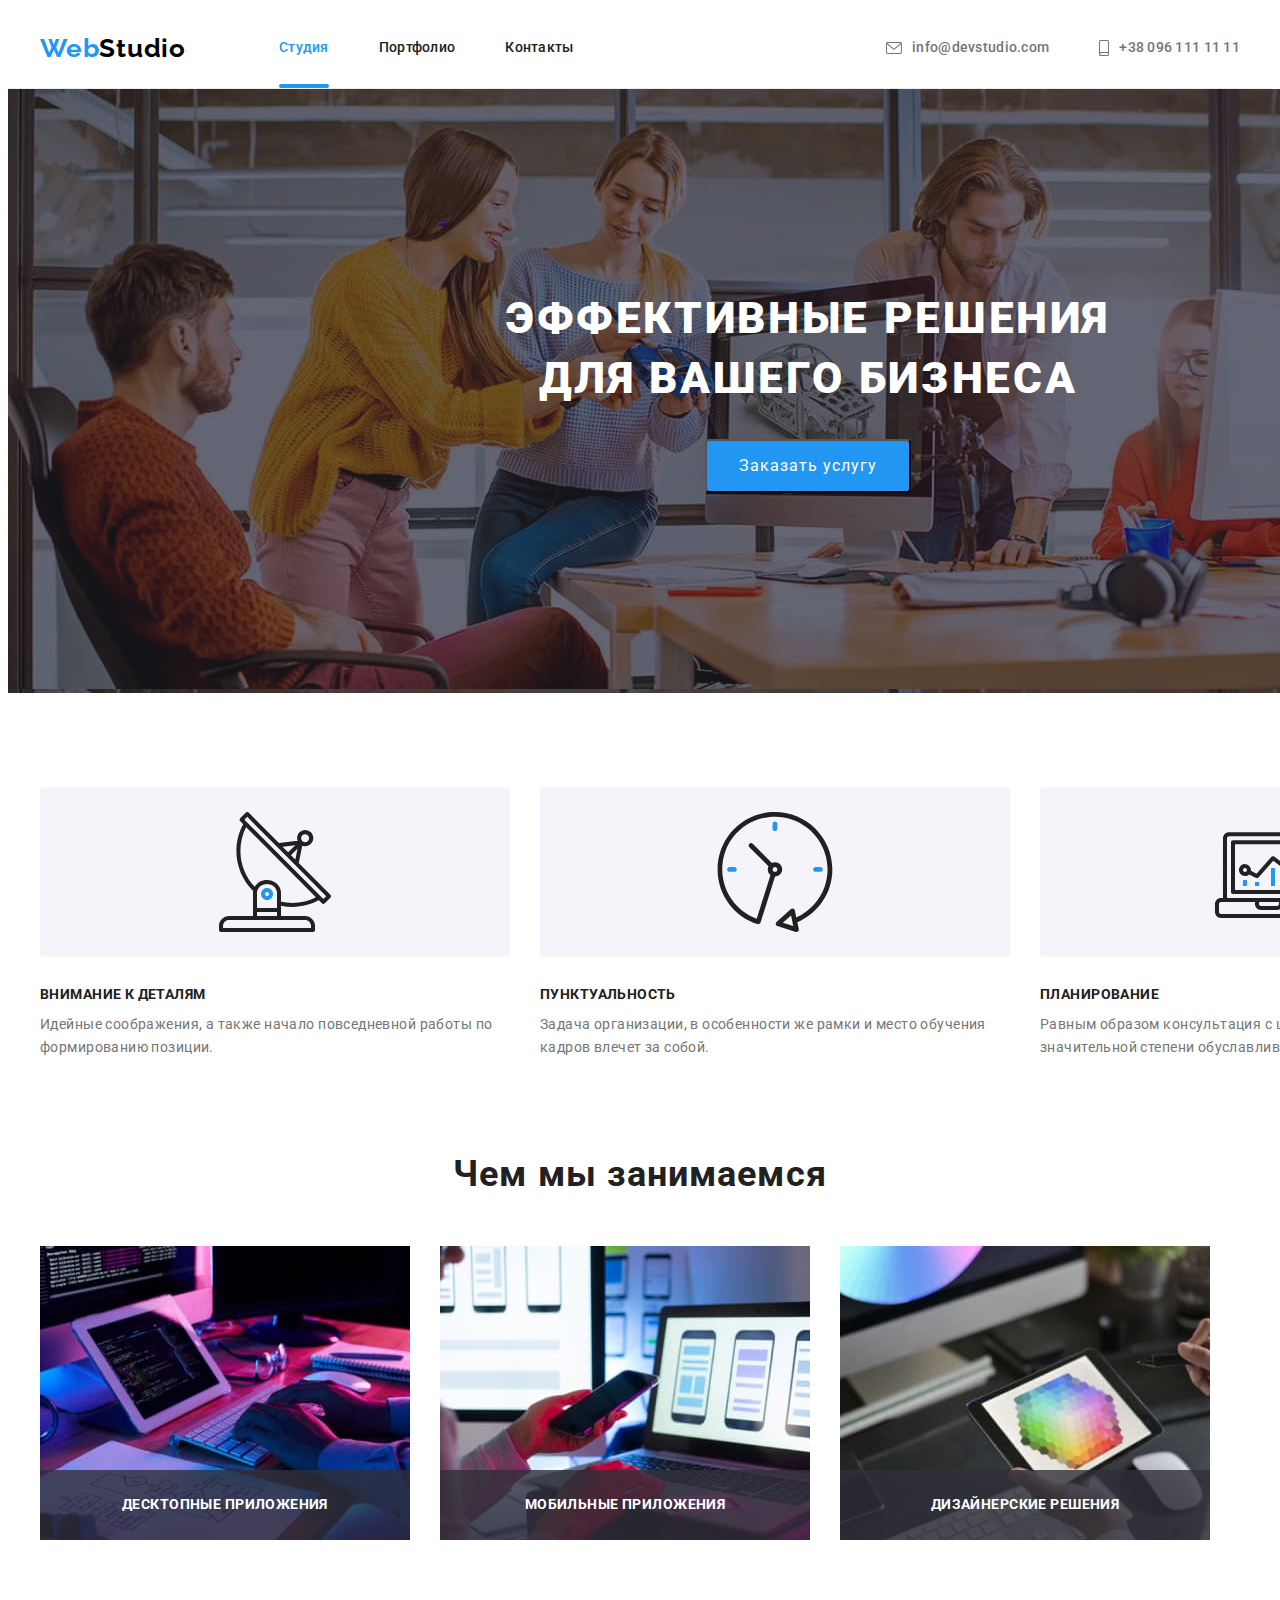
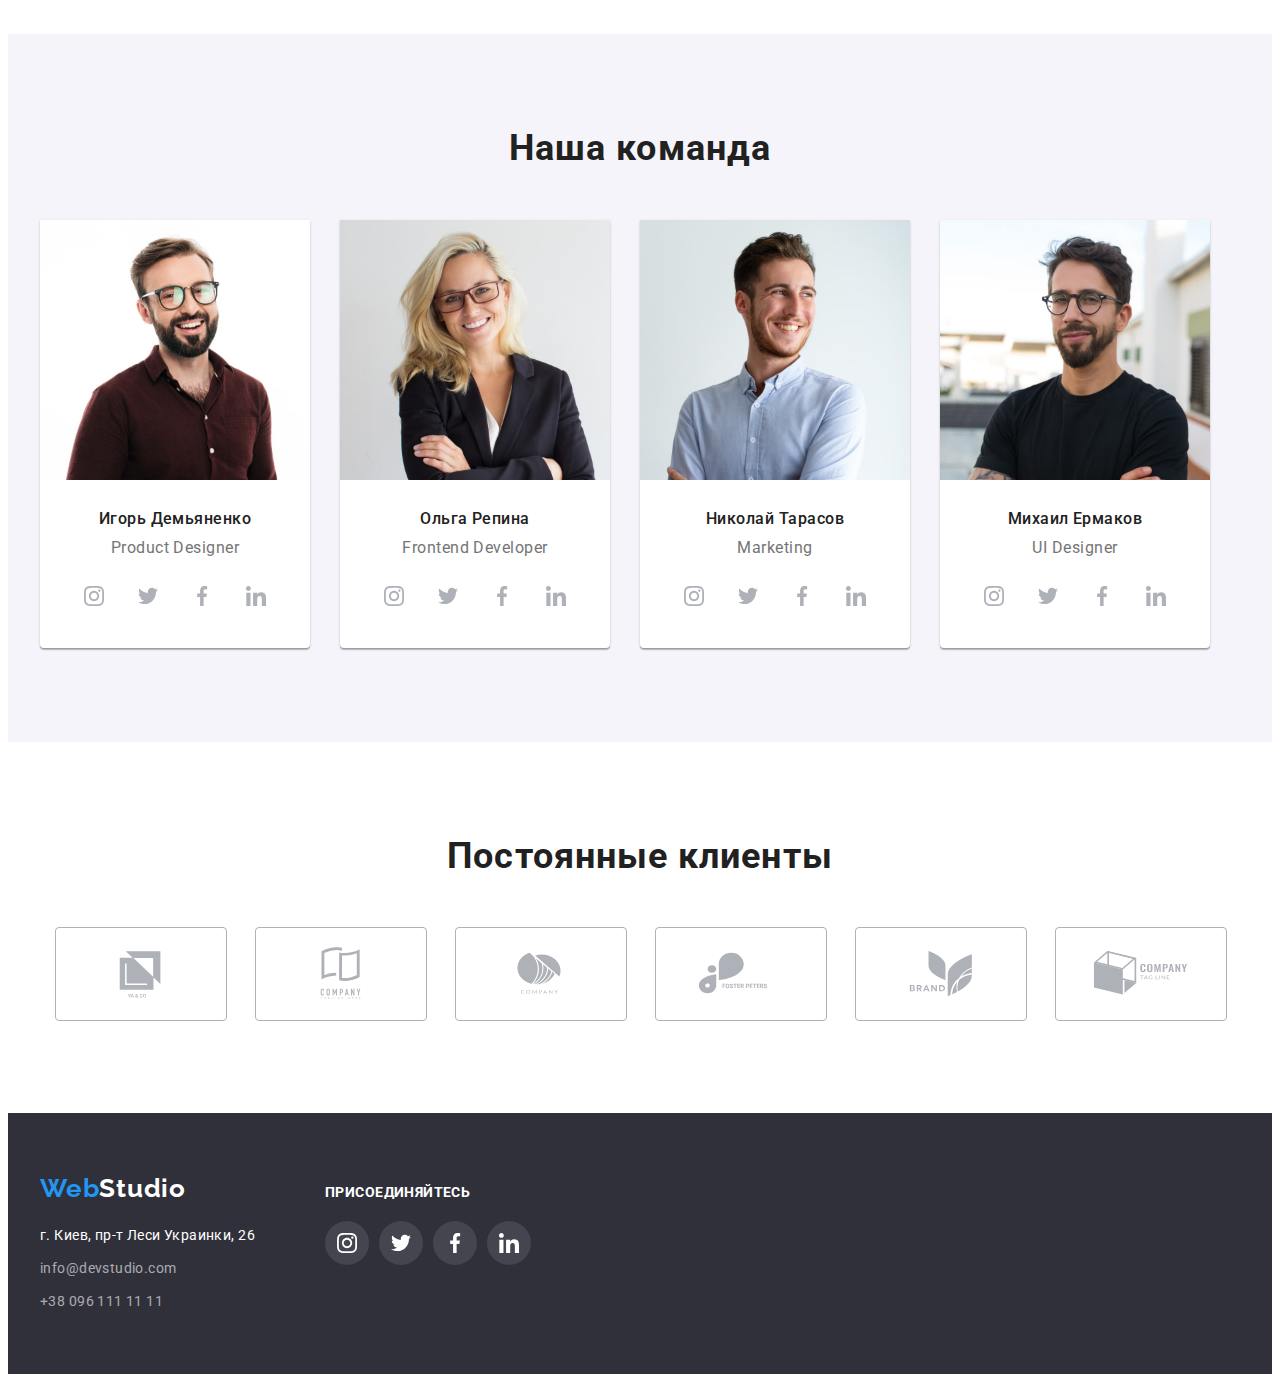
<file: index.html>
<!DOCTYPE html>
<html lang="ru">
  <head>
    <meta charset="UTF-8" />
    <meta http-equiv="X-UA-Compatible" content="IE=edge" />
    <meta name="viewport" content="width=device-width, initial-scale=1.0" />
    <title>Document</title>
    <link rel="preconnect" href="https://fonts.googleapis.com" />
    <link rel="preconnect" href="https://fonts.gstatic.com" crossorigin />
    <link
      rel="stylesheet"
      href="https://cdnjs.cloudflare.com/ajax/libs/modern-normalize/1.1.0/modern-normalize.min.css"
      integrity="sha512-wpPYUAdjBVSE4KJnH1VR1HeZfpl1ub8YT/NKx4PuQ5NmX2tKuGu6U/JRp5y+Y8XG2tV+wKQpNHVUX03MfMFn9Q=="
      crossorigin="anonymous"
      referrerpolicy="no-referrer"
    />
    <link
      href="https://fonts.googleapis.com/css2?family=Raleway:wght@700&family=Roboto:wght@400;500;700;900&display=swap"
      rel="stylesheet"
    />
    <link rel="stylesheet" href="./css/styles.css" />
  </head>
  <body>
    <!--Шапка сайта-->
    <header class="header">
      <div class="container header-container">
        <nav class="header-navigation">
          <a class="link header-logo-left" href="./index.html"
            >Web<span class="header-logo-right">Studio</span></a
          >
          <ul class="list header-list">
            <li class="header-item">
              <a class="link header-link current" href="./index.html">Студия</a>
            </li>
            <li class="header-item">
              <a class="link header-link" href="./portfolio.html">Портфолио</a>
            </li>
            <li class="header-item"><a class="link header-link" href="Контакты">Контакты</a></li>
          </ul>
        </nav>

        <ul class="list list-container">
          <li class="header-link-item">
            <a class="link header-address-link envelope" href="mailto:info@devstudio.com">
              <svg class="icon-smartphone" width="16" height="12">
                <use href="./images/icons.svg#icon-envelope"></use>
              </svg>
              info@devstudio.com
            </a>
          </li>
          <li class="header-link-item">
            <a class="link header-address-link smartphone" href="tel:+380961111111">
              <svg class="icon-smartphone" width="10" height="16">
                <use href="./images/icons.svg#icon-smartphone"></use>
              </svg>
              +38 096 111 11 11</a
            >
          </li>
        </ul>
      </div>
    </header>
    <main>
      <!--Герой-->
      <section class="hero">
        <h1 class="hero-title">
          Эффективные решения <br />
          для вашего бизнеса
        </h1>
        <button class="hero-button cursor-button" type="button" data-modal-open>
          Заказать услугу
        </button>
      </section>

      <section class="about">
        <div class="container">
          <ul class="list about-list">
            <li class="about-list-scroll">
              <svg class="icon-antenna" width="270" height="120">
                <use href="./images/icons.svg#icon-antenna"></use>
              </svg>
              <h3 class="about-titil">ВНИМАНИЕ К ДЕТАЛЯМ</h3>
              <p class="about-after-titil">
                Идейные соображения, а также начало повседневной работы по формированию позиции.
              </p>
            </li>
            <li class="about-list-scroll">
              <svg class="icon-antenna" width="270" height="120">
                <use href="./images/icons.svg#icon-clock"></use>
              </svg>
              <h3 class="about-titil">ПУНКТУАЛЬНОСТЬ</h3>
              <p class="about-after-titil">
                Задача организации, в особенности же рамки и место обучения кадров влечет за собой.
              </p>
            </li>
            <li class="about-list-scroll">
              <svg class="icon-antenna" width="270" height="120">
                <use href="./images/icons.svg#icon-diagram"></use>
              </svg>
              <h3 class="about-titil">ПЛАНИРОВАНИЕ</h3>
              <p class="about-after-titil">
                Равным образом консультация с широким активом в значительной степени обуславливает.
              </p>
            </li>
            <li class="about-list-scroll">
              <svg class="icon-antenna" width="270" height="120">
                <use href="./images/icons.svg#icon-astronaut"></use>
              </svg>
              <h3 class="about-titil">СОВРЕМЕННЫЕ ТЕХНОЛОГИИ</h3>
              <p class="about-after-titil">
                Значимость этих проблем настолько очевидна, что реализация плановых заданий.
              </p>
            </li>
          </ul>
        </div>
      </section>

      <section class="prices">
        <div class="container">
          <h2 class="prices-titil">Чем мы занимаемся</h2>
          <ul class="list prices-list">
            <li class="prices-picture">
              <div class="product-activity">
                <img
                  src="./images/box1.jpg"
                  alt="Планшет с клавиатурой на столе"
                  width="370"
                  height="294"
                />
                <h3 class="product-activity-titel">Десктопные приложения</h3>
              </div>
            </li>
            <li class="prices-picture">
              <div class="product-activity">
                <img src="./images/box2.jpg" alt="Cмартфон в руке" width="370" />
                <h3 class="product-activity-titel">Мобильные приложения</h3>
              </div>
            </li>
            <li class="prices-picture">
              <div class="product-activity">
                <img src="./images/box3.jpg" alt="Планшет в руках" width="370" />
                <h3 class="product-activity-titel">Дизайнерские решения</h3>
              </div>
            </li>
          </ul>
        </div>
      </section>
      <section class="command">
        <div class="container">
          <h2 class="command-titel">Наша команда</h2>
          <ul class="list command-list">
            <li class="command-item">
              <img
                class="command-picture"
                src="./images/img1.jpg"
                alt="Игорь Демьяненко"
                width="270"
              />
              <div class="item-name">
                <h3 class="command-item-titel">Игорь Демьяненко</h3>
                <p class="command-item-text">Product Designer</p>
                <ul class="list command-social-list">
                  <li class="command-social-item">
                    <a href="" class="command-socia-link">
                      <svg class="command-socia-icon" width="44" height="44">
                        <use href="./images/icons.svg#icon-instagram"></use>
                      </svg>
                    </a>
                  </li>
                  <li class="command-social-item">
                    <a href="" class="command-socia-link">
                      <svg class="command-socia-icon" width="44" height="44">
                        <use href="./images/icons.svg#icon-twitter"></use>
                      </svg>
                    </a>
                  </li>
                  <li class="command-social-item">
                    <a href="" class="command-socia-link">
                      <svg class="command-socia-icon" width="44" height="44">
                        <use href="./images/icons.svg#icon-facebook"></use>
                      </svg>
                    </a>
                  </li>
                  <li class="command-social-item">
                    <a href="" class="command-socia-link">
                      <svg class="command-socia-icon" width="44" height="44">
                        <use href="./images/icons.svg#icon-linkedIn"></use>
                      </svg>
                    </a>
                  </li>
                </ul>
              </div>
            </li>
            <li class="command-item">
              <img class="command-picture" src="./images/img2.jpg" alt="Ольга Репина" width="270" />
              <div class="item-name">
                <h3 class="command-item-titel">Ольга Репина</h3>
                <p class="command-item-text">Frontend Developer</p>
                <ul class="list command-social-list">
                  <li class="command-social-item">
                    <a href="" class="command-socia-link">
                      <svg class="command-socia-icon" width="44" height="44">
                        <use href="./images/icons.svg#icon-instagram"></use>
                      </svg>
                    </a>
                  </li>
                  <li class="command-social-item">
                    <a href="" class="command-socia-link">
                      <svg class="command-socia-icon" width="44" height="44">
                        <use href="./images/icons.svg#icon-twitter"></use>
                      </svg>
                    </a>
                  </li>
                  <li class="command-social-item">
                    <a href="" class="command-socia-link">
                      <svg class="command-socia-icon" width="44" height="44">
                        <use href="./images/icons.svg#icon-facebook"></use>
                      </svg>
                    </a>
                  </li>
                  <li class="command-social-item">
                    <a href="" class="command-socia-link">
                      <svg class="command-socia-icon" width="44" height="44">
                        <use href="./images/icons.svg#icon-linkedIn"></use>
                      </svg>
                    </a>
                  </li>
                </ul>
              </div>
            </li>
            <li class="command-item">
              <img
                class="command-picture"
                src="./images/img3.jpg"
                alt="Николай Тарасов"
                width="270"
              />
              <div class="item-name">
                <h3 class="command-item-titel">Николай Тарасов</h3>
                <p class="command-item-text">Marketing</p>
                <ul class="list command-social-list">
                  <li class="command-social-item">
                    <a href="" class="command-socia-link">
                      <svg class="command-socia-icon" width="44" height="44">
                        <use href="./images/icons.svg#icon-instagram"></use>
                      </svg>
                    </a>
                  </li>
                  <li class="command-social-item">
                    <a href="" class="command-socia-link">
                      <svg class="command-socia-icon" width="44" height="44">
                        <use href="./images/icons.svg#icon-twitter"></use>
                      </svg>
                    </a>
                  </li>
                  <li class="command-social-item">
                    <a href="" class="command-socia-link">
                      <svg class="command-socia-icon" width="44" height="44">
                        <use href="./images/icons.svg#icon-facebook"></use>
                      </svg>
                    </a>
                  </li>
                  <li class="command-social-item">
                    <a href="" class="command-socia-link">
                      <svg class="command-socia-icon" width="44" height="44">
                        <use href="./images/icons.svg#icon-linkedIn"></use>
                      </svg>
                    </a>
                  </li>
                </ul>
              </div>
            </li>
            <li class="command-item">
              <img
                class="command-picture"
                src="./images/img4.jpg"
                alt="Михаил Ермаков"
                width="270"
              />
              <div class="item-name">
                <h3 class="command-item-titel">Михаил Ермаков</h3>
                <p class="command-item-text">UI Designer</p>
                <ul class="list command-social-list">
                  <li class="command-social-item">
                    <a href="" class="command-socia-link">
                      <svg class="command-socia-icon" width="44" height="44">
                        <use href="./images/icons.svg#icon-instagram"></use>
                      </svg>
                    </a>
                  </li>
                  <li class="command-social-item">
                    <a href="" class="command-socia-link">
                      <svg class="command-socia-icon" width="44" height="44">
                        <use href="./images/icons.svg#icon-twitter"></use>
                      </svg>
                    </a>
                  </li>
                  <li class="command-social-item">
                    <a href="" class="command-socia-link">
                      <svg class="command-socia-icon" width="44" height="44">
                        <use href="./images/icons.svg#icon-facebook"></use>
                      </svg>
                    </a>
                  </li>
                  <li class="command-social-item">
                    <a href="" class="command-socia-link">
                      <svg class="command-socia-icon" width="44" height="44">
                        <use href="./images/icons.svg#icon-linkedIn"></use>
                      </svg>
                    </a>
                  </li>
                </ul>
              </div>
            </li>
          </ul>
        </div>
      </section>
      <section class="regular-clients">
        <div class="container">
          <h2 class="command-titel">Постоянные клиенты</h2>
          <ul class="list clients-list">
            <li class="clients-item">
              <a href="" class="icon-company">
                <svg class="company" width="106" height="60">
                  <use href="./images/icons.svg#icon-Logo-1"></use>
                </svg>
              </a>
            </li>
            <li class="clients-item">
              <a href="" class="icon-company">
                <svg class="company" width="106" height="60">
                  <use href="./images/icons.svg#icon-Logo-2"></use>
                </svg>
              </a>
            </li>
            <li class="clients-item">
              <a href="" class="icon-company">
                <svg class="company" width="106" height="60">
                  <use href="./images/icons.svg#icon-Logo-3"></use>
                </svg>
              </a>
            </li>
            <li class="clients-item">
              <a href="" class="icon-company">
                <svg class="company" width="106" height="60">
                  <use href="./images/icons.svg#icon-Logo-4"></use>
                </svg>
              </a>
            </li>
            <li class="clients-item">
              <a href="" class="icon-company">
                <svg class="company" width="106" height="60">
                  <use href="./images/icons.svg#icon-Logo-5"></use>
                </svg>
              </a>
            </li>
            <li class="clients-item">
              <a href="" class="icon-company">
                <svg class="company" width="106" height="60">
                  <use href="./images/icons.svg#icon-Logo-6"></use>
                </svg>
              </a>
            </li>
          </ul>
        </div>
      </section>
    </main>
    <footer class="footer">
      <div class="container list-footer">
        <div class="logo-address">
          <a class="link footer-logo-left" href="./index.html"
            >Web<span class="footer-logo-right">Studio</span></a
          >
          <address class="footer-contacts">
            <p class="footer-contacts-address">г. Киев, пр-т Леси Украинки, 26</p>
            <ul class="link-footer-list">
              <li class="list footer-contacts-item">
                <a class="link contacts-item-addres" href="mailto:info@devstudio.com">
                  info@devstudio.com</a
                >
              </li>
              <li class="list footer-contacts-item">
                <a class="link contacts-item-addres" href="tel:+380961111111"> +38 096 111 11 11</a>
              </li>
            </ul>
          </address>
        </div>
        <div class="list-firm">
          <h3 class="social">присоединяйтесь</h3>
          <ul class="list social-list-firm">
            <li class="social-list-firm-item">
              <a href="" class="social-list-firm-link">
                <svg class="socia-icon" width="44" height="44">
                  <use href="./images/icons.svg#icon-instagram"></use>
                </svg>
              </a>
            </li>
            <li class="social-list-firm-item">
              <a href="" class="social-list-firm-link">
                <svg class="socia-icon" width="44" height="44">
                  <use href="./images/icons.svg#icon-twitter"></use>
                </svg>
              </a>
            </li>
            <li class="social-list-firm-item">
              <a href="" class="social-list-firm-link">
                <svg class="socia-icon" width="44" height="44">
                  <use href="./images/icons.svg#icon-facebook"></use>
                </svg>
              </a>
            </li>
            <li class="social-list-firm-item">
              <a href="" class="social-list-firm-link">
                <svg class="socia-icon" width="44" height="44">
                  <use href="./images/icons.svg#icon-linkedIn"></use>
                </svg>
              </a>
            </li>
          </ul>
        </div>
      </div>
    </footer>
    <div class="bakdrop is-hidden" data-modal>
      <div class="modal">
        <button type="button" class="modal-close" data-modal-close>
          <svg class="modal-close-icon" width="18" height="18">
            <use href="./images/icons.svg#icon-close"></use>
          </svg>
        </button>
      </div>
    </div>
    <script src="./js/modal.js"></script>
  </body>
</html>
</file>
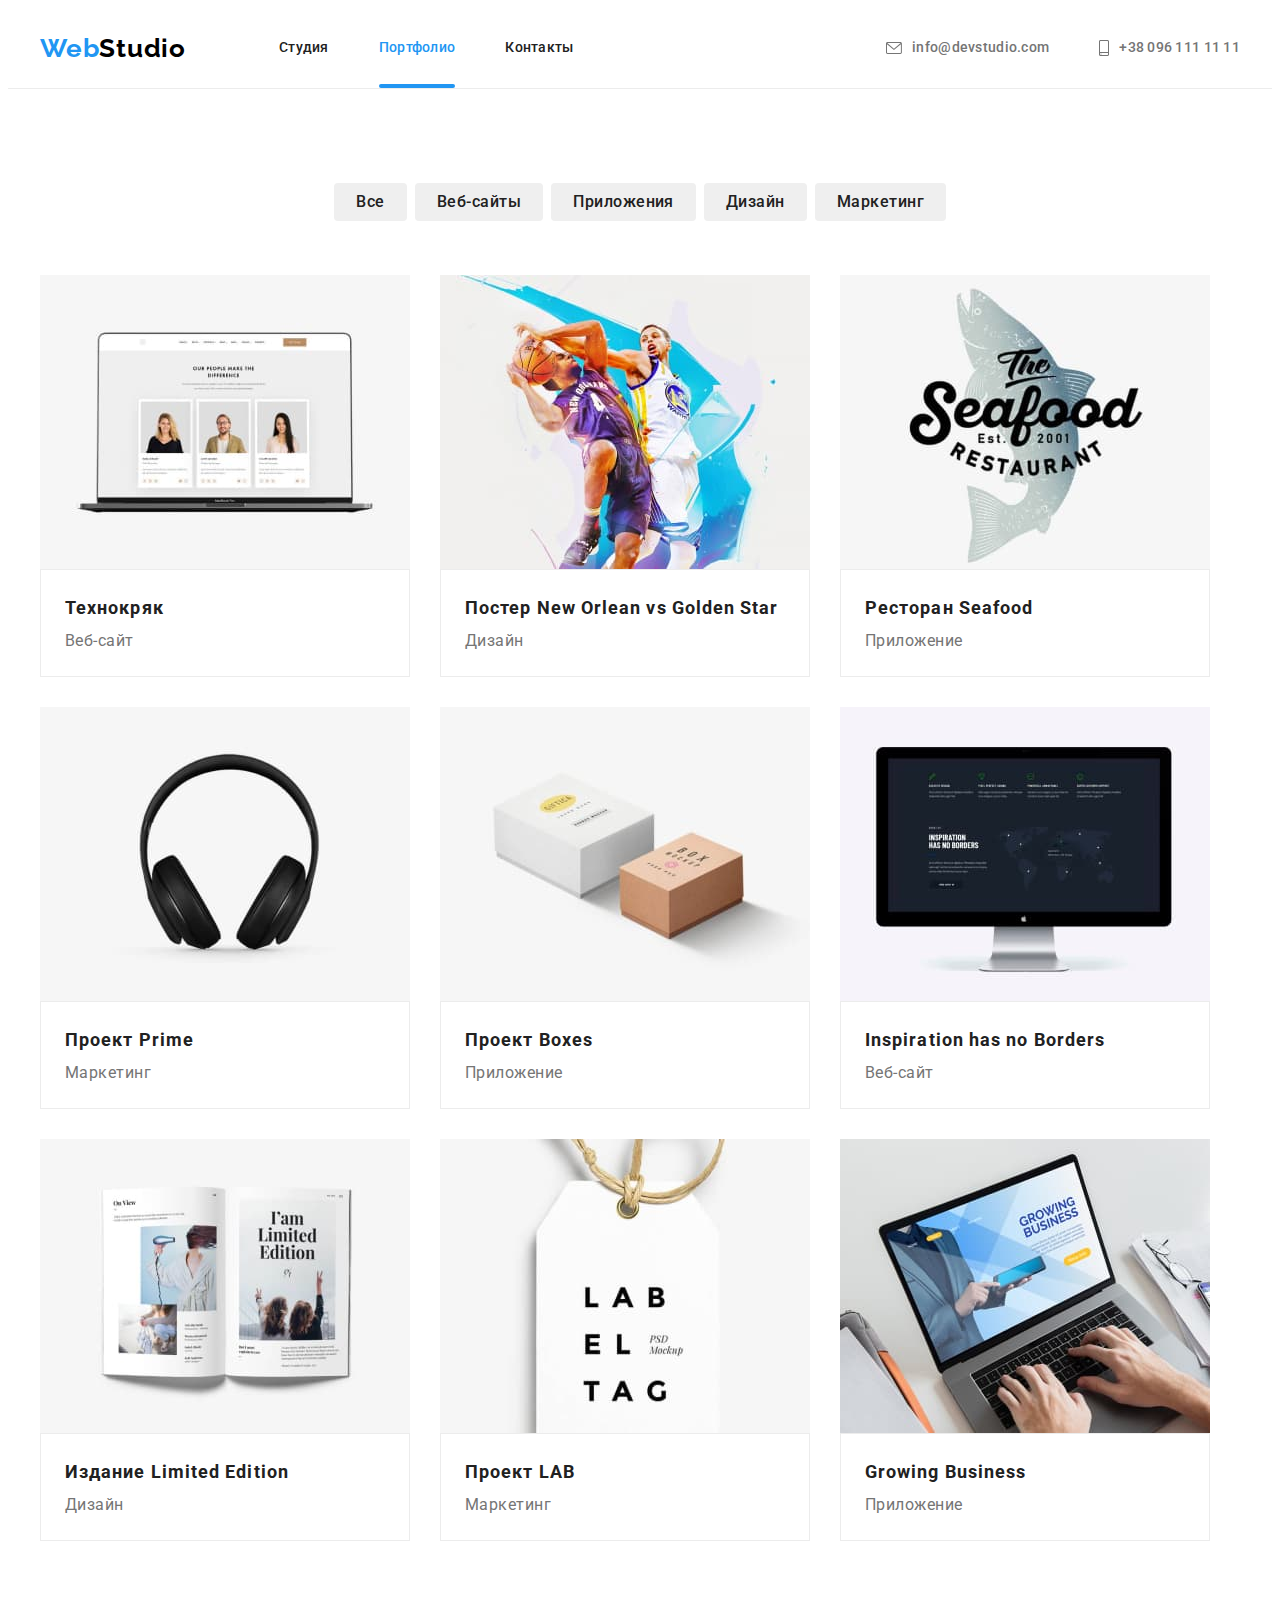
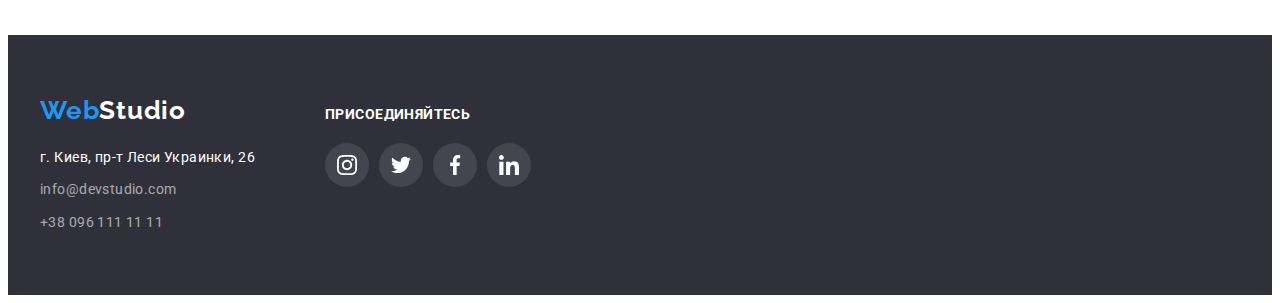
<file: portfolio.html>
<!DOCTYPE html>
<html lang="ru">
  <head>
    <meta charset="UTF-8" />
    <meta http-equiv="X-UA-Compatible" content="IE=edge" />
    <meta name="viewport" content="width=device-width, initial-scale=1.0" />
    <title>Document</title>
    <link rel="preconnect" href="https://fonts.googleapis.com" />
    <link rel="preconnect" href="https://fonts.gstatic.com" crossorigin />
    <link
      rel="stylesheet"
      href="https://cdnjs.cloudflare.com/ajax/libs/modern-normalize/1.1.0/modern-normalize.min.css"
      integrity="sha512-wpPYUAdjBVSE4KJnH1VR1HeZfpl1ub8YT/NKx4PuQ5NmX2tKuGu6U/JRp5y+Y8XG2tV+wKQpNHVUX03MfMFn9Q=="
      crossorigin="anonymous"
      referrerpolicy="no-referrer"
    />
    <link
      href="https://fonts.googleapis.com/css2?family=Raleway:wght@700&family=Roboto:wght@400;500;700;900&display=swap"
      rel="stylesheet"
    />
    <link rel="stylesheet" href="./css/styles.css" />
  </head>
  <body>
    <!--Шапка сайта-->
    <header class="header">
      <div class="container header-container">
        <nav class="header-navigation">
          <a class="link header-logo-left" href="./index.html"
            >Web<span class="header-logo-right">Studio</span></a
          >
          <ul class="list header-list">
            <li class="header-item">
              <a class="link header-link" href="./index.html">Студия</a>
            </li>
            <li class="header-item">
              <a class="link header-link current" href="./portfolio.html">Портфолио</a>
            </li>
            <li class="header-item"><a class="link header-link" href="Контакты">Контакты</a></li>
          </ul>
        </nav>

        <ul class="list list-container">
          <li class="header-link-item">
            <a class="link header-address-link envelope" href="mailto:info@devstudio.com">
              <svg class="icon-smartphone" width="16" height="12">
                <use href="./images/icons.svg#icon-envelope"></use>
              </svg>
              info@devstudio.com
            </a>
          </li>
          <li class="header-link-item">
            <a class="link header-address-link smartphone" href="tel:+380961111111">
              <svg class="icon-smartphone" width="10" height="16">
                <use href="./images/icons.svg#icon-smartphone"></use>
              </svg>
              +38 096 111 11 11</a
            >
          </li>
        </ul>
      </div>
    </header>
    <main class="price">
      <section class="main-price">
        <div class="container">
          <h1 class="visibility-hidden">button</h1>
          <ul class="list main-button-list">
            <li class="main-button-item">
              <button class="main-button-titel cursor-button" type="button">Все</button>
            </li>
            <li class="main-button-item">
              <button class="main-button-titel cursor-button" type="button">Веб-сайты</button>
            </li>
            <li class="main-button-item">
              <button class="main-button-titel cursor-button" type="button">Приложения</button>
            </li>
            <li class="main-button-item">
              <button class="main-button-titel cursor-button" type="button">Дизайн</button>
            </li>
            <li class="main-button-item">
              <button class="main-button-titel cursor-button" type="button">Маркетинг</button>
            </li>
          </ul>
          <ul class="list price-list">
            <li class="price-list-titel">
              <a class="filtr-product" href="">
                <div class="overlay-card">
                  <img src="./images/portfo1.jpg" alt="Технокряк" width="370" />
                  <p class="titil-card">
                    Технокряк это современная площадка распространения коронавируса. Компании
                    используют эту платформу для цифрового шпионажа и атак на защищённые сервера
                    конкурентов.
                  </p>
                </div>
                <div class="price-titils">
                  <h3 class="price-titil">Технокряк</h3>
                  <p class="price-after-titil">Веб-сайт</p>
                </div>
              </a>
            </li>
            <li class="price-list-titel">
              <a class="filtr-product" href="">
                <div class="overlay-card">
                  <img
                    src="./images/portfo2.jpg"
                    alt="Постер New Orlean vs Golden Star"
                    width="370"
                  />
                  <p class="titil-card">
                    Технокряк это современная площадка распространения коронавируса. Компании
                    используют эту платформу для цифрового шпионажа и атак на защищённые сервера
                    конкурентов.
                  </p>
                </div>
                <div class="price-titils">
                  <h3 class="price-titil">Постер New Orlean vs Golden Star</h3>
                  <p class="price-after-titil">Дизайн</p>
                </div>
              </a>
            </li>
            <li class="price-list-titel">
              <a class="filtr-product" href="">
                <div class="overlay-card">
                  <img src="./images/portfo3.jpg" alt="Ресторан Seafood" width="370" />
                  <p class="titil-card">
                    Технокряк это современная площадка распространения коронавируса. Компании
                    используют эту платформу для цифрового шпионажа и атак на защищённые сервера
                    конкурентов.
                  </p>
                </div>
                <div class="price-titils">
                  <h3 class="price-titil">Ресторан Seafood</h3>
                  <p class="price-after-titil">Приложение</p>
                </div>
              </a>
            </li>
            <li class="price-list-titel">
              <a class="filtr-product" href="">
                <div class="overlay-card">
                  <img src="./images/portfo4.jpg" alt="Проект Prime" width="370" />
                  <p class="titil-card">
                    Технокряк это современная площадка распространения коронавируса. Компании
                    используют эту платформу для цифрового шпионажа и атак на защищённые сервера
                    конкурентов.
                  </p>
                </div>
                <div class="price-titils">
                  <h3 class="price-titil">Проект Prime</h3>
                  <p class="price-after-titil">Маркетинг</p>
                </div>
              </a>
            </li>
            <li class="price-list-titel">
              <a class="filtr-product" href="">
                <div class="overlay-card">
                  <img src="./images/portfo5.jpg" alt="Проект Boxes" width="370" />
                  <p class="titil-card">
                    Технокряк это современная площадка распространения коронавируса. Компании
                    используют эту платформу для цифрового шпионажа и атак на защищённые сервера
                    конкурентов.
                  </p>
                </div>
                <div class="price-titils">
                  <h3 class="price-titil">Проект Boxes</h3>
                  <p class="price-after-titil">Приложение</p>
                </div>
              </a>
            </li>
            <li class="price-list-titel">
              <a class="filtr-product" href="">
                <div class="overlay-card">
                  <img src="./images/portfo6.jpg" alt="Inspiration has no Borders" width="370" />
                  <p class="titil-card">
                    Технокряк это современная площадка распространения коронавируса. Компании
                    используют эту платформу для цифрового шпионажа и атак на защищённые сервера
                    конкурентов.
                  </p>
                </div>
                <div class="price-titils">
                  <h3 class="price-titil">Inspiration has no Borders</h3>
                  <p class="price-after-titil">Веб-сайт</p>
                </div>
              </a>
            </li>
            <li class="price-list-titel">
              <a class="filtr-product" href="">
                <div class="overlay-card">
                  <img src="./images/portfo7.jpg" alt="Издание Limited Edition" width="370" />
                  <p class="titil-card">
                    Технокряк это современная площадка распространения коронавируса. Компании
                    используют эту платформу для цифрового шпионажа и атак на защищённые сервера
                    конкурентов.
                  </p>
                </div>
                <div class="price-titils">
                  <h3 class="price-titil">Издание Limited Edition</h3>
                  <p class="price-after-titil">Дизайн</p>
                </div>
              </a>
            </li>
            <li class="price-list-titel">
              <a class="filtr-product" href="">
                <div class="overlay-card">
                  <img src="./images/portfo8.jpg" alt="Проект LAB" width="370" />
                  <p class="titil-card">
                    Технокряк это современная площадка распространения коронавируса. Компании
                    используют эту платформу для цифрового шпионажа и атак на защищённые сервера
                    конкурентов.
                  </p>
                </div>
                <div class="price-titils">
                  <h3 class="price-titil">Проект LAB</h3>
                  <p class="price-after-titil">Маркетинг</p>
                </div>
              </a>
            </li>
            <li class="price-list-titel">
              <a class="filtr-product" href="">
                <div class="overlay-card">
                  <img src="./images/portfo9.jpg" alt="Growing Business" width="370" />
                  <p class="titil-card">
                    Технокряк это современная площадка распространения коронавируса. Компании
                    используют эту платформу для цифрового шпионажа и атак на защищённые сервера
                    конкурентов.
                  </p>
                </div>
                <div class="price-titils">
                  <h3 class="price-titil">Growing Business</h3>
                  <p class="price-after-titil">Приложение</p>
                </div>
              </a>
            </li>
          </ul>
        </div>
      </section>
    </main>
    <footer class="footer">
      <div class="container list-footer">
        <div class="logo-address">
          <a class="link footer-logo-left" href="./index.html"
            >Web<span class="footer-logo-right">Studio</span></a
          >
          <address class="footer-contacts">
            <p class="footer-contacts-address">г. Киев, пр-т Леси Украинки, 26</p>
            <ul class="link-footer-list">
              <li class="list footer-contacts-item">
                <a class="link contacts-item-addres" href="mailto:info@devstudio.com">
                  info@devstudio.com</a
                >
              </li>
              <li class="list footer-contacts-item">
                <a class="link contacts-item-addres" href="tel:+380961111111"> +38 096 111 11 11</a>
              </li>
            </ul>
          </address>
        </div>
        <div class="list-firm">
          <h3 class="social">присоединяйтесь</h3>
          <ul class="list social-list-firm">
            <li class="social-list-firm-item">
              <a href="" class="social-list-firm-link">
                <svg class="socia-icon" width="44" height="44">
                  <use href="./images/icons.svg#icon-instagram"></use>
                </svg>
              </a>
            </li>
            <li class="social-list-firm-item">
              <a href="" class="social-list-firm-link">
                <svg class="socia-icon" width="44" height="44">
                  <use href="./images/icons.svg#icon-twitter"></use>
                </svg>
              </a>
            </li>
            <li class="social-list-firm-item">
              <a href="" class="social-list-firm-link">
                <svg class="socia-icon" width="44" height="44">
                  <use href="./images/icons.svg#icon-facebook"></use>
                </svg>
              </a>
            </li>
            <li class="social-list-firm-item">
              <a href="" class="social-list-firm-link">
                <svg class="socia-icon" width="44" height="44">
                  <use href="./images/icons.svg#icon-linkedIn"></use>
                </svg>
              </a>
            </li>
          </ul>
        </div>
      </div>
    </footer>
  </body>
</html>
</file>
<file: css/styles.css>
:root {
  --hero-tittle-color: #ffffff;
  --about-title-coior: #212121;
  --main-text-color: #000000;
  --second-text-color: #757575;
  --main-tittle-color: #212121;
  --name-text-color: #212121;
  --main-button-color: #ffffff;
  --accent-color: #2196f3;
  --header-text-color: #212121;
  --hader-address-color: #757575;
  --footer-address-color: rgba(255, 255, 255, 0.6);
  --address-color: #ffffff;
  /* -----------------PORTFOLIO------------------------ */
  --portfolio-button: #212121;
  --accent-portfolio-button-color: #ffffff;
  --price-titile-color: #212121;
  --price-after-titile-color: #757575;
  --price-button-color: #f5f4fa;
}
p,
h1,
h2,
h3,
h4,
h5,
h6 {
  margin: 0;
}

ul {
  margin: 0;
  padding: 0;
}

img {
  display: block;
  max-width: 100%;
}

.container {
  width: 1200px;
  padding-left: 15px;
  padding-right: 15px;
  margin: 0 auto;
}
button {
  cursor: pointer;
}

body {
  font-family: Roboto, sans-serif;
  color: #212121;
}
.list {
  list-style: none;
}
.link {
  text-decoration: none;
}
/*---------------------HEADER-------------------------*/
.header {
  border-bottom: 1px solid #ececec;
}
.header-list {
  display: flex;
  align-items: center;
}
.header-navigation {
  display: flex;
  align-items: center;
}
.header-container {
  display: flex;
  align-items: center;
}
.list-container {
  display: flex;
  align-items: center;
  margin-left: auto;
}
.header-item:not(:last-child) {
  margin-right: 50px;
}
.header-link-item:not(:last-child) {
  margin-right: 50px;
}
.header-logo-left {
  margin-right: 93px;
  font-family: Raleway;
  font-style: normal;
  font-weight: bold;
  font-size: 26px;
  line-height: 1.19;
  letter-spacing: 0.03em;

  color: var(--accent-color);
}
.header-logo-right {
  font-family: Raleway;
  font-style: normal;
  font-weight: bold;
  font-size: 26px;
  line-height: 1.19;
  letter-spacing: 0.03em;

  color: #000000;
}
.header-link {
  display: block;
  padding-top: 32px;
  padding-bottom: 32px;
  font-weight: 500;
  font-size: 14px;
  line-height: 1.14;
  letter-spacing: 0.02em;
  transition: color 250ms cubic-bezier(0.4, 0, 0.2, 1);
  color: var(--header-text-color);
}
.header-link:hover,
.header-link:focus {
  color: var(--accent-color);
}
.header-list .header-link.current {
  color: var(--accent-color);
}
.header-address-link {
  display: flex;
  align-items: center;
  padding-top: 32px;
  padding-bottom: 32px;
  font-weight: 500;
  font-size: 14px;
  line-height: 1.14px;
  letter-spacing: 0.02em;

  color: var(--hader-address-color);
}
.icon-smartphone {
  margin-right: 10px;
}
.icon-smartphone {
  fill: currentColor;
}
.header-address-link {
  transition: color 250ms cubic-bezier(0.4, 0, 0.2, 1);
}
.header-address-link:hover,
.header-address-link:focus {
  color: var(--accent-color);
}
.current {
  position: relative;
}
.current::after {
  display: inline-block;
  content: '';
  bottom: 0;
  right: 0;
  position: absolute;
  width: 100%;
  height: 4px;
  background: #2196f3;
  border-radius: 2px;
}
/*---------------------HERO-------------------------*/
.hero-button {
  display: inline-block;
  padding: 10px 32px 10px 32px;
  min-width: 200px;
  border-radius: 4px;
  font-family: inherit;
  font-size: 16px;
  line-height: 1.87;
  letter-spacing: 0.06em;
  background-color: var(--accent-color);

  color: var(--main-button-color);
}
.hero-title {
  margin-bottom: 30px;
  font-weight: 900;
  font-size: 44px;
  line-height: 1.36;
  letter-spacing: 0.06em;
  text-transform: uppercase;
  color: var(--hero-tittle-color);
}
.hero {
  min-width: 1600px;
  padding-top: 200px;
  padding-bottom: 200px;
  background-color: #2f303a;
  text-align: center;
  background-image: linear-gradient(to right, rgba(47, 48, 58, 0.4), rgba(47, 48, 58, 0.4)),
    url('../images/Hero.jpg');
}
/*---------------------ABOUT-------------------------*/
.about {
  padding-top: 94px;
  padding-bottom: 94px;
}
.about-list {
  display: flex;
}
.about-list-scroll:not(:last-child) {
  margin-right: 30px;
}
.footer-logo-left {
  font-family: Raleway;
  font-style: normal;
  font-weight: bold;
  font-size: 26px;
  line-height: 1.19;
  letter-spacing: 0.03em;

  color: var(--accent-color);
}
.about-titil {
  margin-bottom: 10px;
  font-weight: 700;
  font-size: 14px;
  line-height: 1.14;
  letter-spacing: 0.03em;
  text-transform: uppercase;

  color: var(--about-title-coior);
}
.about-after-titil {
  font-weight: 400;
  font-size: 14px;
  line-height: 1.71;
  letter-spacing: 0.03em;

  color: var(--second-text-color);
}
.icon-antenna {
  display: flex;
  background: #f5f4fa;
  border-radius: 4px;
  align-items: center;
  padding: 25px 100px 25px 100px;
  margin-bottom: 30px;
}

/*---------------------PRICES-------------------------*/
.prices {
  padding-bottom: 94px;
}
.prices-list {
  display: flex;
}
.prices-picture:not(:last-child) {
  margin-right: 30px;
}
.prices-titil {
  text-align: center;
  margin-bottom: 50px;
  font-weight: 700;
  font-size: 36px;
  line-height: 1.16;
  letter-spacing: 0.03em;

  color: var(--main-tittle-color);
}
.product-activity {
  position: relative;
}
.product-activity-titel {
  display: flex;
  align-items: center;
  justify-content: center;
  width: 370px;
  height: 70px;
  position: absolute;
  right: 0;
  bottom: 0;
  font-weight: bold;
  font-size: 14px;
  line-height: 1.14;
  text-align: center;
  letter-spacing: 0.03em;
  text-transform: uppercase;
  background-color: rgba(47, 48, 58, 0.8);
  color: #ffffff;
  transition: 250ms;
}
/*---------------------COMMANDS-------------------------*/
.command {
  background: #f5f4fa;
  padding-top: 94px;
  padding-bottom: 94px;
}
.command-list {
  display: flex;
  text-align: center;
}
.command-item {
  background: #ffffff;
  box-shadow: 0px 1px 3px rgba(0, 0, 0, 0.12), 0px 1px 1px rgba(0, 0, 0, 0.14),
    0px 2px 1px rgba(0, 0, 0, 0.2);
  border-radius: 0px 0px 4px 4px;
}
.command-item:not(:last-child) {
  margin-right: 30px;
}
.command-titel {
  text-align: center;
  margin-bottom: 50px;
  font-weight: 700;
  font-size: 36px;
  line-height: 1.16;
  letter-spacing: 0.03em;

  color: var(--main-tittle-color);
}
.command-item-titel {
  margin-bottom: 10px;
  font-weight: 500;
  font-size: 16px;
  line-height: 1.18;
  letter-spacing: 0.03em;

  color: var(--name-text-color);
}
.command-item-text {
  font-weight: 400;
  font-size: 16px;
  line-height: 1.18;
  letter-spacing: 0.03em;

  color: var(--second-text-color);
  margin-bottom: 16px;
}
.item-name {
  padding-top: 30px;
  padding-bottom: 30px;
}
.command-social-list {
  display: flex;
  justify-content: center;
}
.command-social-item {
  width: 44px;
  height: 44px;
}
.command-socia-link {
  width: 100%;
  height: 100%;
  border-radius: 50%;
  display: flex;
  align-items: center;
  justify-content: center;
}
.command-social-item + .command-social-item {
  margin-left: 10px;
}
.command-socia-link {
  transition: background-color 250ms cubic-bezier(0.4, 0, 0.2, 1);
}
.command-socia-link:hover,
.command-socia-link:focus {
  background-color: var(--accent-color);
}
.command-socia-icon {
  transition: fill 250ms cubic-bezier(0.4, 0, 0.2, 1);
}
.command-socia-link:hover .command-socia-icon,
.command-socia-link:focus .command-socia-icon {
  fill: var(--main-button-color);
}
.command-socia-icon {
  fill: #afb1b8;
}
/*---------------------compani-------------------------*/
.regular-clients {
  padding-bottom: 94px;
  padding-top: 94px;
}
.clients-item {
  width: 170px;
  height: 92px;
}
.clients-list {
  display: flex;
  align-items: center;
  justify-content: center;
}
.clients-item + .clients-item {
  margin-left: 30px;
}
.icon-company {
  transition: border 250ms cubic-bezier(0.4, 0, 0.2, 1);
}
.icon-company:hover,
.icon-company:focus {
  border: 1px solid var(--accent-color);
}
.icon-company {
  transition: fill 250ms cubic-bezier(0.4, 0, 0.2, 1);
}
.clients-item:hover .icon-company,
.clients-item:focus .icon-company {
  fill: var(--accent-color);
}
.icon-company {
  fill: #afb1b8;
  border: 1px solid #afb1b8;
  border-radius: 4px;
  display: flex;
  align-items: center;
  justify-content: center;
  width: 100%;
  height: 100%;
}

/*---------------------footer-------------------------*/
.footer-logo-left {
  display: inline-block;
  margin-bottom: 20px;
}
.footer-logo-right {
  display: inline-block;
  font-family: Raleway;
  font-style: normal;
  font-weight: bold;
  font-size: 26px;
  line-height: 1.19;
  letter-spacing: 0.03em;

  color: #ffffff;
}
.footer-contacts-address {
  font-weight: 400;
  font-style: normal;
  font-size: 14px;
  line-height: 1.7;
  letter-spacing: 0.03em;

  color: var(--address-color);
}
.footer {
  padding-top: 60px;
  padding-bottom: 60px;
  background-color: #2f303a;
}
.contacts-item-addres {
  font-style: normal;
  font-weight: 400;
  font-size: 14px;
  line-height: 1.71;
  letter-spacing: 0.03em;

  color: var(--footer-address-color);
}
.contacts-item-addres {
  transition: color 250ms cubic-bezier(0.4, 0, 0.2, 1);
}
.contacts-item-addres:focus,
.contacts-item-addres:hover {
  color: var(--accent-color);
}
.footer-contacts-item:not(:last-child) {
  margin-bottom: 9px;
}
.footer-contacts-address {
  margin-bottom: 9px;
}
.list-footer {
  display: flex;
  align-items: baseline;
}
.social-list-firm-link {
  width: 100%;
  height: 100%;
  border-radius: 50%;
  display: flex;
  align-items: center;
  justify-content: center;
}
.social-list-firm-item {
  background: rgba(255, 255, 255, 0.1);
  width: 100%;
  height: 100%;
  border-radius: 50%;
  display: flex;
  align-items: center;
  justify-content: center;
}
.social-list-firm-item + .social-list-firm-item {
  margin-left: 10px;
}
.socia-icon {
  fill: #ffffff;
}
.social-list-firm {
  display: flex;
}
.logo-address {
  margin-right: 70px;
}
.social {
  font-style: normal;
  font-weight: bold;
  font-size: 14px;
  line-height: 1.14;
  letter-spacing: 0.03em;
  text-transform: uppercase;

  color: #ffffff;
  padding-bottom: 20px;
}
.social-list-firm-link {
  transition: background-color 250ms cubic-bezier(0.4, 0, 0.2, 1);
}
.social-list-firm-link:hover,
.social-list-firm-link:focus {
  background-color: var(--accent-color);
}
/* -----------------PORTFOLIO------------------------ */

.main-price {
  padding-top: 94px;
  padding-bottom: 94px;
}
.main-button-list {
  display: flex;
  justify-content: center;
  margin-bottom: 54px;
}
.main-button-item:not(:last-child) {
  margin-right: 8px;
}
.main-button-titel {
  padding: 6px 22px 6px 22px;
  min-width: 73px;
  border-radius: 4px;
  font-family: inherit;
  font-weight: 500;
  font-size: 16px;
  line-height: 1.62;
  letter-spacing: 0.03em;
  border-style: none;

  color: var(--portfolio-button);
}
.main-button-titel {
  transition: color 250ms cubic-bezier(0.4, 0, 0.2, 1),
    background-color 250ms cubic-bezier(0.4, 0, 0.2, 1),
    box-shadow 250ms cubic-bezier(0.4, 0, 0.2, 1), border-radius 250ms cubic-bezier(0.4, 0, 0.2, 1);
}
.main-button-titel:focus,
.main-button-titel:hover {
  color: var(--accent-portfolio-button-color);
  background-color: var(--accent-color);
  box-shadow: 0px 3px 1px rgba(0, 0, 0, 0.1), 0px 1px 2px rgba(0, 0, 0, 0.08),
    0px 2px 2px rgba(0, 0, 0, 0.12);
  border-radius: 4px;
}
.cursor-button {
  cursor: pointer;
}
.visibility-hidden {
  position: absolute;
  width: 1px;
  height: 1px;
  margin: -1px;
  border: 0;
  padding: 0;
  white-space: nowrap;
  clip-path: inset(100%);
  clip: rect(0 0 0 0);
  overflow: hidden;
}

/* -----------------price------------------------ */
.price-list {
  display: flex;
  flex-wrap: wrap;
}
.price-list-titel {
  margin-right: 30px;
  margin-bottom: 30px;
}
.price-list-titel:nth-child(3n) {
  margin-right: 0px;
}
.price-list-titel:nth-last-child(-n + 3) {
  margin-bottom: 0px;
}
.price-titils {
  padding: 20px 24px 20px 24px;
  border: 1px solid #ececec;
}
.price-titil {
  font-weight: 700;
  font-size: 18px;
  line-height: 2;
  letter-spacing: 0.06em;

  color: var(--price-titile-color);
}
.price-after-titil {
  font-weight: 400;
  font-size: 16px;
  line-height: 1.87;
  letter-spacing: 0.03em;

  color: var(--price-after-titile-color);
}
.filtr-product {
  text-decoration: none;
  display: block;
}
.price-list-titel {
  transition: box-shadow 250ms cubic-bezier(0.4, 0, 0.2, 1);
}
.price-list-titel:focus,
.price-list-titel:hover {
  box-shadow: 0px 1px 1px rgba(0, 0, 0, 0.12), 0px 4px 4px rgba(0, 0, 0, 0.06),
    1px 4px 6px rgba(0, 0, 0, 0.16);
}
.overlay-card {
  position: relative;
  overflow: hidden;
}
.titil-card {
  position: absolute;
  top: 0;
  left: 0;
  background-color: rgba(33, 150, 243, 0.9);
  padding: 63px 24px 63px 24px;
  color: #ffffff;
  font-weight: normal;
  font-size: 18px;
  line-height: 1.56;
  height: 100%;
  transform: translateY(100%);
  transition: transform 250ms cubic-bezier(0.4, 0, 0.2, 1);
}
.price-list-titel:hover .titil-card {
  transform: translateY(0);
}
/* -----------------modal------------------------ */
.bakdrop {
  width: 100vw;
  height: 100vh;
  background-color: rgba(0, 0, 0, 0.2);
  position: fixed;
  top: 0;
  transition: opacity 250ms cubic-bezier(0.4, 0, 0.2, 1),
    visibility 250ms cubic-bezier(0.4, 0, 0.2, 1);
}
.modal {
  width: 528px;
  min-height: 581px;
  background-color: #ffffff;
  box-shadow: 0px 1px 3px rgba(0, 0, 0, 0.12), 0px 1px 1px rgba(0, 0, 0, 0.14),
    0px 2px 1px rgba(0, 0, 0, 0.2);
  border-radius: 4px;
  position: absolute;
  top: 50%;
  left: 50%;
  transform: translate(-50%, -50%);
}
.modal-close {
  width: 30px;
  height: 30px;
  border-color: transparent;
  border: 1px solid rgba(0, 0, 0, 0.1);
  border-radius: 50%;
  position: absolute;
  top: 10px;
  right: 10px;
  display: flex;
  align-items: center;
  justify-content: center;
}
.is-hidden {
  visibility: hidden;
  opacity: 0;
  pointer-events: none;
}
</file>
